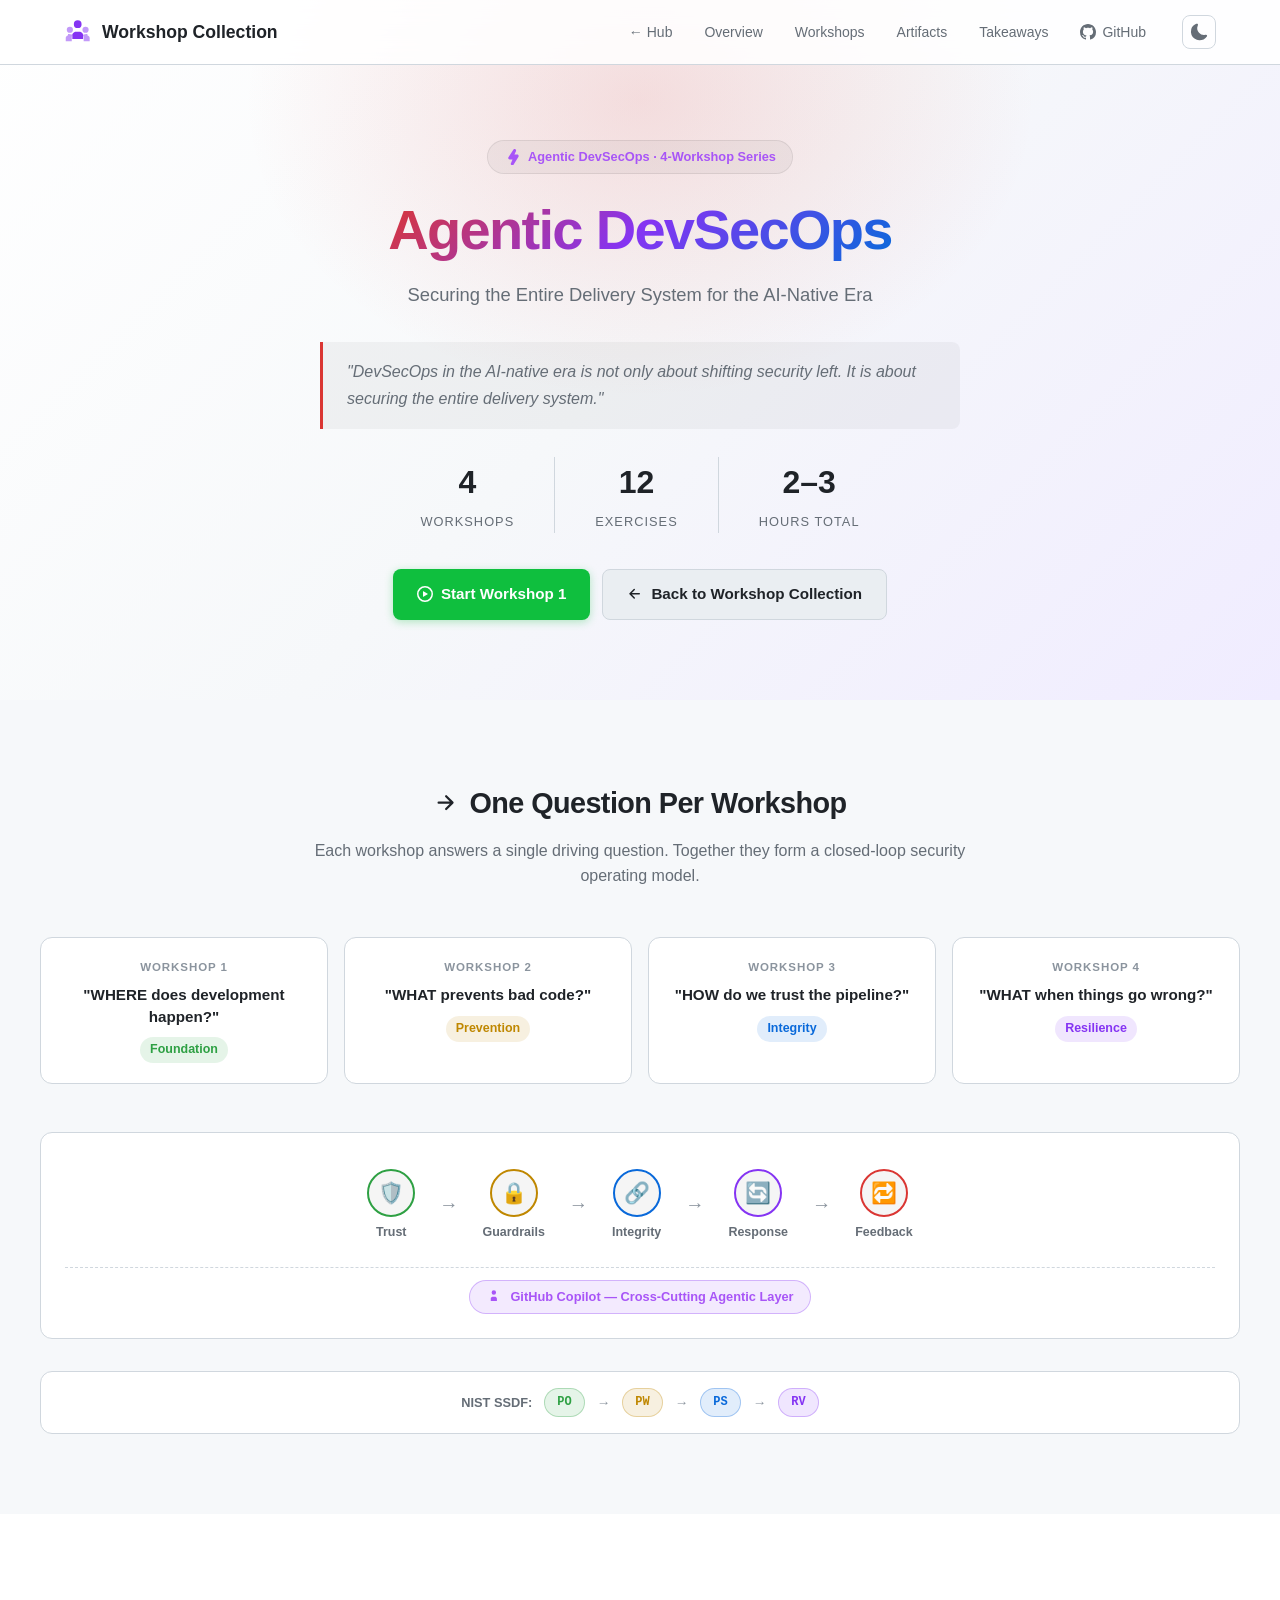
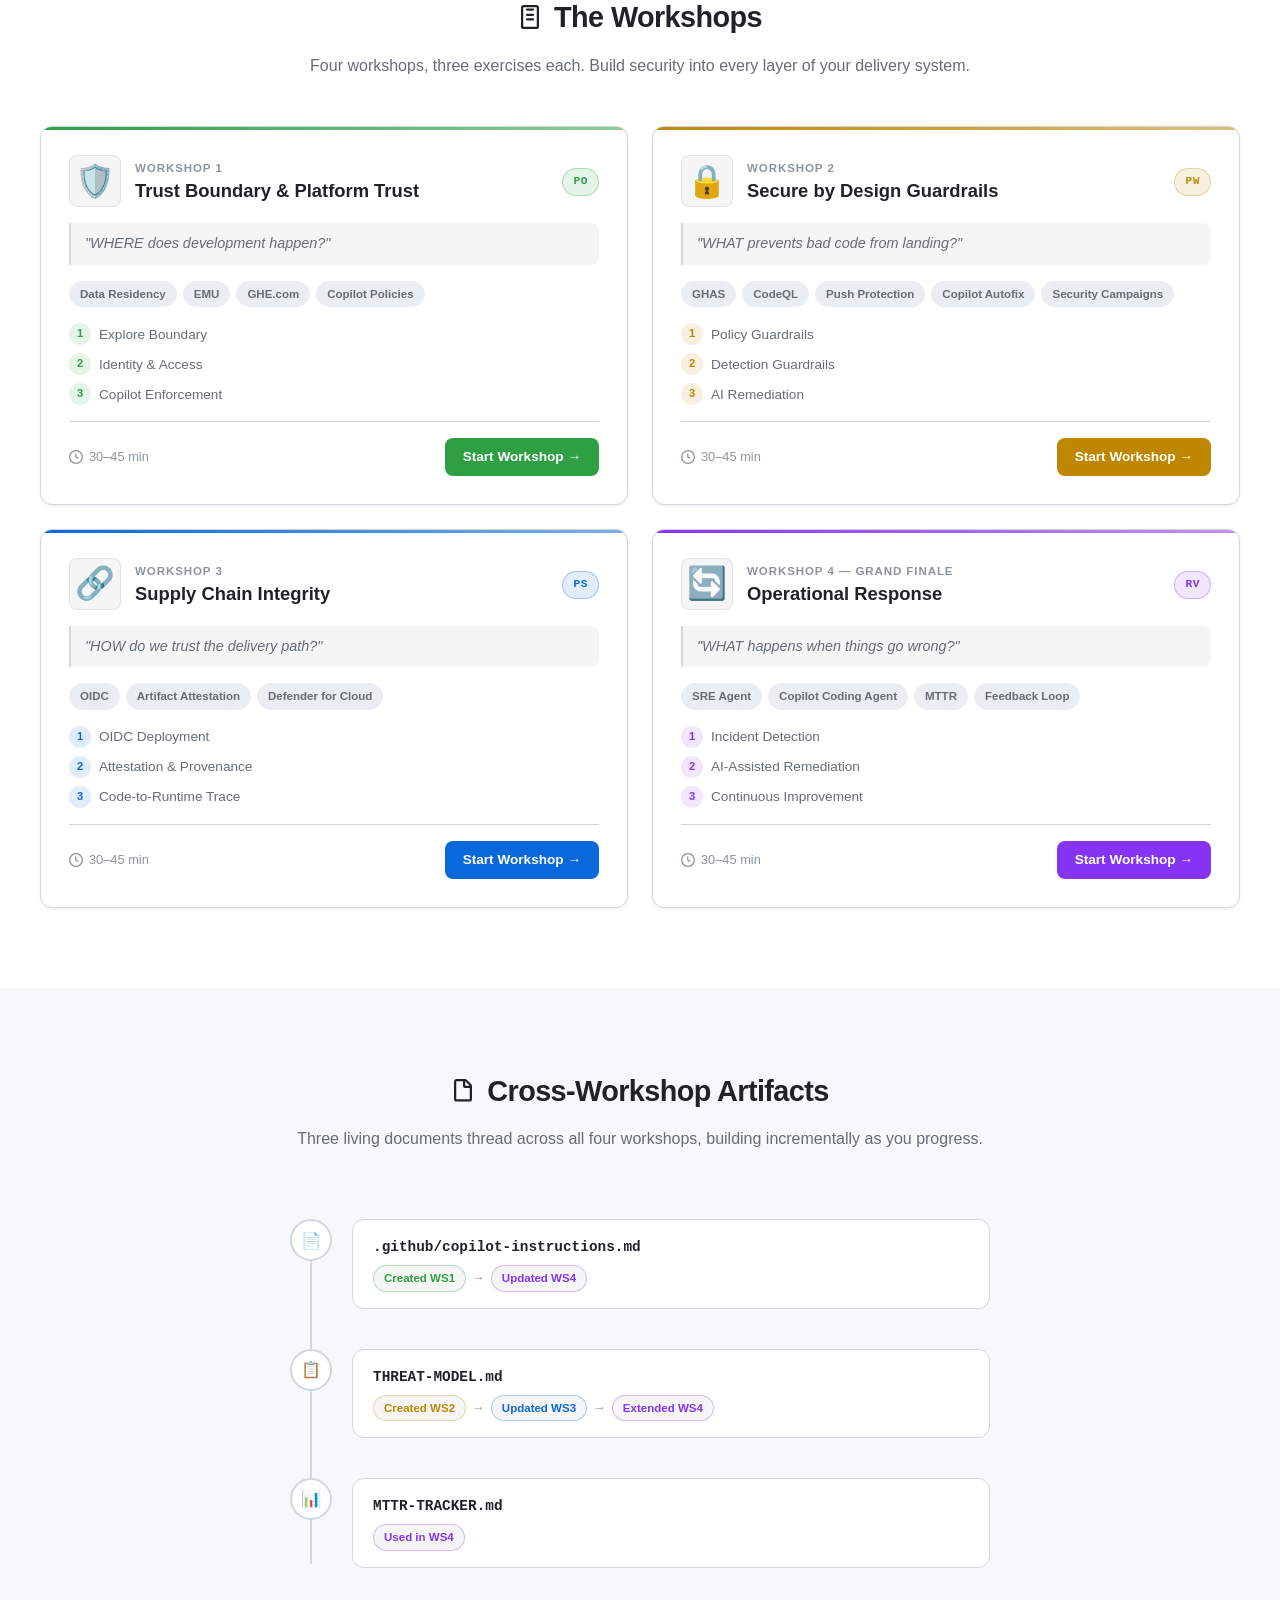
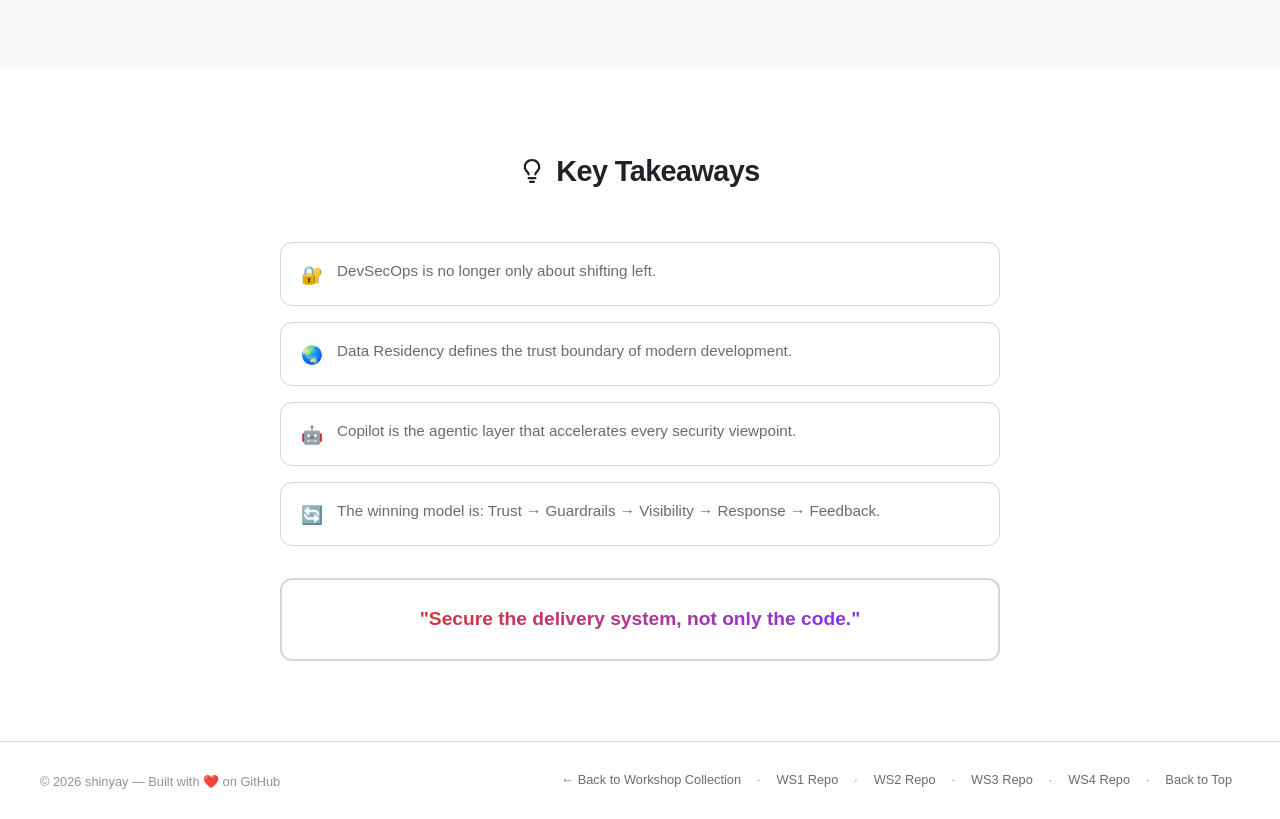
<file: agentic-devsecops.html>
<!DOCTYPE html>
<html lang="en" data-theme="dark">
<head>
  <meta charset="UTF-8">
  <meta name="viewport" content="width=device-width, initial-scale=1.0">
  <title>Agentic DevSecOps Series — Workshop Collection by shinyay</title>
  <meta name="description" content="A 4-workshop series covering Trust Boundary, Secure by Design, Supply Chain Integrity, and Operational Response — DevSecOps for the AI-native era.">
  <meta property="og:title" content="Agentic DevSecOps Series">
  <meta property="og:description" content="Securing the Entire Delivery System for the AI-Native Era — 4 workshops, 12 exercises, NIST SSDF aligned.">
  <meta property="og:type" content="website">
  <meta property="og:url" content="https://shinyay.github.io/awesome-shinyay-workshop/agentic-devsecops">
  <link rel="icon" href="assets/favicon.svg" type="image/svg+xml">
  <link rel="stylesheet" href="css/public.css">
  <link rel="stylesheet" href="css/devsecops.css">
</head>
<body>

  <!-- Navigation -->
  <header class="site-header" id="site-header">
    <nav class="nav-container">
      <a href="index.html" class="nav-logo" aria-label="Home">
        <svg class="nav-logo-icon" viewBox="0 0 24 24" width="28" height="28" fill="currentColor">
          <path d="M9.585 11.692h4.328s2.432.942 2.432 2.568V18H7.153v-3.74s0-1.626 2.432-2.568zM11.749 2.008a3.32 3.32 0 1 0 0 6.64 3.32 3.32 0 0 0 0-6.64z"/>
          <path opacity="0.5" d="M5.033 7.397a2.643 2.643 0 1 0 0 5.287 2.643 2.643 0 0 0 0-5.287zM18.467 7.397a2.643 2.643 0 1 0 0 5.287 2.643 2.643 0 0 0 0-5.287z"/>
          <path opacity="0.5" d="M3.438 14.737C1.619 15.48 1.5 16.9 1.5 16.9V20h5.153v-3.583c0-.607.26-1.357.808-1.981a5.208 5.208 0 0 0-.885-.388 7.413 7.413 0 0 0-3.138-.31zM20.062 14.737c1.82.743 1.938 2.163 1.938 2.163V20h-5.153v-3.583c0-.607-.26-1.357-.808-1.981.275-.164.568-.293.885-.388a7.413 7.413 0 0 1 3.138-.31z"/>
        </svg>
        <span class="nav-title">Workshop Collection</span>
      </a>
      <div class="nav-links">
        <a href="index.html" class="nav-link">← Hub</a>
        <a href="#overview" class="nav-link">Overview</a>
        <a href="#workshops" class="nav-link">Workshops</a>
        <a href="#artifacts" class="nav-link">Artifacts</a>
        <a href="#takeaways" class="nav-link">Takeaways</a>
        <a href="https://github.com/shinyay" class="nav-link nav-link-external" target="_blank" rel="noopener">
          <svg viewBox="0 0 16 16" width="16" height="16" fill="currentColor"><path d="M8 0c4.42 0 8 3.58 8 8a8.013 8.013 0 0 1-5.45 7.59c-.4.08-.55-.17-.55-.38 0-.27.01-1.13.01-2.2 0-.75-.25-1.23-.54-1.48 1.78-.2 3.65-.88 3.65-3.95 0-.88-.31-1.59-.82-2.15.08-.2.36-1.02-.08-2.12 0 0-.67-.22-2.2.82-.64-.18-1.32-.27-2-.27-.68 0-1.36.09-2 .27-1.53-1.03-2.2-.82-2.2-.82-.44 1.1-.16 1.92-.08 2.12-.51.56-.82 1.28-.82 2.15 0 3.06 1.86 3.75 3.64 3.95-.23.2-.44.55-.51 1.07-.46.21-1.61.55-2.33-.66-.15-.24-.6-.83-1.23-.82-.67.01-.27.38.01.53.34.19.73.9.82 1.13.16.45.68 1.31 2.69.94 0 .67.01 1.3.01 1.49 0 .21-.15.45-.55.38A7.995 7.995 0 0 1 0 8c0-4.42 3.58-8 8-8Z"/></svg>
          GitHub
        </a>
      </div>
      <button class="theme-toggle" id="theme-toggle" aria-label="Toggle theme">
        <svg class="theme-icon-dark" viewBox="0 0 24 24" width="20" height="20" fill="currentColor"><path d="M12 3a1 1 0 0 1 1-1h.01a1 1 0 0 1 0 2H13a1 1 0 0 1-1-1zM5.64 5.64a1 1 0 0 1 1.41 0l.01.01a1 1 0 1 1-1.41 1.41l-.01-.01a1 1 0 0 1 0-1.41zM3 12a1 1 0 0 1-1-1v-.01a1 1 0 1 1 2 0V11a1 1 0 0 1-1 1zm2.64 6.36a1 1 0 0 1 0-1.41l.01-.01a1 1 0 1 1 1.41 1.41l-.01.01a1 1 0 0 1-1.41 0zM12 21a1 1 0 0 1-1 1h-.01a1 1 0 0 1 0-2H11a1 1 0 0 1 1 1zm6.36-2.64a1 1 0 0 1-1.41 0l-.01-.01a1 1 0 1 1 1.41-1.41l.01.01a1 1 0 0 1 0 1.41zM21 12a1 1 0 0 1 1 1v.01a1 1 0 0 1-2 0V13a1 1 0 0 1 1-1zm-2.64-6.36a1 1 0 0 1 0 1.41l-.01.01a1 1 0 1 1-1.41-1.41l.01-.01a1 1 0 0 1 1.41 0zM12 7a5 5 0 1 0 0 10 5 5 0 0 0 0-10z"/></svg>
        <svg class="theme-icon-light" viewBox="0 0 24 24" width="20" height="20" fill="currentColor"><path d="M21.53 15.93c-.16-.27-.61-.69-1.73-.49a8.46 8.46 0 0 1-1.88.13 8.409 8.409 0 0 1-5.91-2.82 8.068 8.068 0 0 1-1.44-8.66c.44-1.01.13-1.54-.09-1.76s-.77-.55-1.83-.11a10.318 10.318 0 0 0-6.32 10.21 10.475 10.475 0 0 0 7.04 8.99 10 10 0 0 0 2.89.55c.16.01.32.02.48.02a10.5 10.5 0 0 0 8.47-4.27c.67-.93.49-1.519.32-1.79z"/></svg>
      </button>
      <button class="nav-hamburger" id="nav-hamburger" aria-label="Toggle menu">
        <span></span><span></span><span></span>
      </button>
    </nav>
  </header>

  <!-- Hero Section -->
  <section class="dso-hero" id="hero">
    <div class="hero-bg-glow"></div>
    <div class="hero-content">
      <div class="hero-badge">
        <svg viewBox="0 0 16 16" width="16" height="16" fill="currentColor"><path d="M9.504.43a1.516 1.516 0 0 1 2.437 1.713L10.415 5.5h2.835c1.112 0 1.801 1.198 1.235 2.148L9.38 15.963a1.516 1.516 0 0 1-2.437-1.713L8.502 10.5H5.667c-1.112 0-1.801-1.198-1.235-2.148L9.504.43Z"/></svg>
        Agentic DevSecOps · 4-Workshop Series
      </div>
      <h1 class="hero-title">
        <span class="dso-hero-title-gradient">Agentic DevSecOps</span>
      </h1>
      <p class="hero-tagline">
        Securing the Entire Delivery System for the AI-Native Era
      </p>
      <blockquote class="dso-hero-quote">
        "DevSecOps in the AI-native era is not only about shifting security left. It is about securing the entire delivery system."
      </blockquote>
      <div class="hero-stats">
        <div class="hero-stat">
          <span class="hero-stat-number">4</span>
          <span class="hero-stat-label">Workshops</span>
        </div>
        <div class="hero-stat-divider"></div>
        <div class="hero-stat">
          <span class="hero-stat-number">12</span>
          <span class="hero-stat-label">Exercises</span>
        </div>
        <div class="hero-stat-divider"></div>
        <div class="hero-stat">
          <span class="hero-stat-number">2–3</span>
          <span class="hero-stat-label">Hours Total</span>
        </div>
      </div>
      <div class="hero-actions">
        <a href="https://shinyay.github.io/agentic-devsecops-trust-boundry/" target="_blank" rel="noopener" class="btn-primary">
          <svg viewBox="0 0 16 16" width="16" height="16" fill="currentColor"><path d="M8 0a8 8 0 1 1 0 16A8 8 0 0 1 8 0ZM1.5 8a6.5 6.5 0 1 0 13 0 6.5 6.5 0 0 0-13 0Zm4.879-2.773 4.264 2.559a.25.25 0 0 1 0 .428l-4.264 2.559A.25.25 0 0 1 6 10.559V5.442a.25.25 0 0 1 .379-.215Z"/></svg>
          Start Workshop 1
        </a>
        <a href="index.html" class="btn-secondary">
          <svg viewBox="0 0 16 16" width="16" height="16" fill="currentColor"><path d="M7.78 12.53a.75.75 0 0 1-1.06 0L2.47 8.28a.75.75 0 0 1 0-1.06l4.25-4.25a.751.751 0 0 1 1.042.018.751.751 0 0 1 .018 1.042L4.81 7h7.44a.75.75 0 0 1 0 1.5H4.81l2.97 2.97a.75.75 0 0 1 0 1.06Z"/></svg>
          Back to Workshop Collection
        </a>
      </div>
    </div>
  </section>

  <!-- Series Overview -->
  <section class="dso-overview" id="overview">
    <div class="dso-overview-container">
      <div class="section-header">
        <h2 class="section-title">
          <svg viewBox="0 0 16 16" width="24" height="24" fill="currentColor"><path d="M8.22 2.97a.75.75 0 0 1 1.06 0l4.25 4.25a.75.75 0 0 1 0 1.06l-4.25 4.25a.751.751 0 0 1-1.042-.018.751.751 0 0 1-.018-1.042l2.97-2.97H3.75a.75.75 0 0 1 0-1.5h7.44L8.22 4.03a.75.75 0 0 1 0-1.06Z"/></svg>
          One Question Per Workshop
        </h2>
        <p class="section-subtitle">Each workshop answers a single driving question. Together they form a closed-loop security operating model.</p>
      </div>

      <!-- Question Framework -->
      <div class="dso-questions">
        <div class="dso-question-card">
          <div class="dso-question-ws">Workshop 1</div>
          <div class="dso-question-text">"WHERE does development happen?"</div>
          <span class="dso-question-label" style="background:rgba(46,160,67,0.12);color:#2ea043;">Foundation</span>
        </div>
        <div class="dso-question-card">
          <div class="dso-question-ws">Workshop 2</div>
          <div class="dso-question-text">"WHAT prevents bad code?"</div>
          <span class="dso-question-label" style="background:rgba(191,135,0,0.12);color:#bf8700;">Prevention</span>
        </div>
        <div class="dso-question-card">
          <div class="dso-question-ws">Workshop 3</div>
          <div class="dso-question-text">"HOW do we trust the pipeline?"</div>
          <span class="dso-question-label" style="background:rgba(9,105,218,0.12);color:#0969da;">Integrity</span>
        </div>
        <div class="dso-question-card">
          <div class="dso-question-ws">Workshop 4</div>
          <div class="dso-question-text">"WHAT when things go wrong?"</div>
          <span class="dso-question-label" style="background:rgba(133,52,243,0.12);color:#8534f3;">Resilience</span>
        </div>
      </div>

      <!-- Visual Flow -->
      <div class="dso-flow">
        <div class="dso-flow-item">
          <div class="dso-flow-icon" style="border-color:#2ea043;color:#2ea043;">🛡️</div>
          <span class="dso-flow-label">Trust</span>
        </div>
        <span class="dso-flow-arrow">→</span>
        <div class="dso-flow-item">
          <div class="dso-flow-icon" style="border-color:#bf8700;color:#bf8700;">🔒</div>
          <span class="dso-flow-label">Guardrails</span>
        </div>
        <span class="dso-flow-arrow">→</span>
        <div class="dso-flow-item">
          <div class="dso-flow-icon" style="border-color:#0969da;color:#0969da;">🔗</div>
          <span class="dso-flow-label">Integrity</span>
        </div>
        <span class="dso-flow-arrow">→</span>
        <div class="dso-flow-item">
          <div class="dso-flow-icon" style="border-color:#8534f3;color:#8534f3;">🔄</div>
          <span class="dso-flow-label">Response</span>
        </div>
        <span class="dso-flow-arrow">→</span>
        <div class="dso-flow-item">
          <div class="dso-flow-icon" style="border-color:#da3633;color:#da3633;">🔁</div>
          <span class="dso-flow-label">Feedback</span>
        </div>
        <div class="dso-flow-copilot">
          <span class="dso-flow-copilot-badge">
            <svg viewBox="0 0 24 24" width="16" height="16" fill="currentColor"><path d="M9.585 11.692h4.328s2.432.942 2.432 2.568V18H7.153v-3.74s0-1.626 2.432-2.568zM11.749 2.008a3.32 3.32 0 1 0 0 6.64 3.32 3.32 0 0 0 0-6.64z"/></svg>
            GitHub Copilot — Cross-Cutting Agentic Layer
          </span>
        </div>
      </div>

      <!-- NIST SSDF Alignment -->
      <div class="dso-nist">
        <span class="dso-nist-label">NIST SSDF:</span>
        <span class="dso-nist-badge nist-po">PO</span>
        <span class="dso-nist-arrow">→</span>
        <span class="dso-nist-badge nist-pw">PW</span>
        <span class="dso-nist-arrow">→</span>
        <span class="dso-nist-badge nist-ps">PS</span>
        <span class="dso-nist-arrow">→</span>
        <span class="dso-nist-badge nist-rv">RV</span>
      </div>
    </div>
  </section>

  <!-- Workshop Cards -->
  <section class="dso-workshops" id="workshops">
    <div class="dso-workshops-container">
      <div class="section-header">
        <h2 class="section-title">
          <svg viewBox="0 0 16 16" width="24" height="24" fill="currentColor"><path d="M2 1.75C2 .784 2.784 0 3.75 0h8.5C13.216 0 14 .784 14 1.75v12.5A1.75 1.75 0 0 1 12.25 16h-8.5A1.75 1.75 0 0 1 2 14.25Zm1.75-.25a.25.25 0 0 0-.25.25v12.5c0 .138.112.25.25.25h8.5a.25.25 0 0 0 .25-.25V1.75a.25.25 0 0 0-.25-.25Zm1.5 1.5a.75.75 0 0 1 .75-.75h4a.75.75 0 0 1 0 1.5H6a.75.75 0 0 1-.75-.75ZM5.25 6.5a.75.75 0 0 1 .75-.75h4a.75.75 0 0 1 0 1.5H6a.75.75 0 0 1-.75-.75ZM5.25 9.5a.75.75 0 0 1 .75-.75h4a.75.75 0 0 1 0 1.5H6a.75.75 0 0 1-.75-.75Z"/></svg>
          The Workshops
        </h2>
        <p class="section-subtitle">Four workshops, three exercises each. Build security into every layer of your delivery system.</p>
      </div>

      <div class="dso-card-grid">

        <!-- Card 1 — Trust Boundary -->
        <article class="dso-card">
          <div class="dso-card-accent" style="background:linear-gradient(90deg,#2ea043,#2ea04388)"></div>
          <div class="dso-card-header">
            <div class="dso-card-icon">🛡️</div>
            <div class="dso-card-header-text">
              <div class="dso-card-ws-num">Workshop 1</div>
              <h3 class="dso-card-title">Trust Boundary &amp; Platform Trust</h3>
            </div>
            <div class="dso-card-nist"><span class="nist-badge nist-po">PO</span></div>
          </div>
          <div class="dso-card-question">"WHERE does development happen?"</div>
          <div class="dso-tech-badges">
            <span class="tech-badge">Data Residency</span>
            <span class="tech-badge">EMU</span>
            <span class="tech-badge">GHE.com</span>
            <span class="tech-badge">Copilot Policies</span>
          </div>
          <ol class="dso-exercises">
            <li><span class="dso-exercise-num" style="background:rgba(46,160,67,0.12);color:#2ea043;">1</span> Explore Boundary</li>
            <li><span class="dso-exercise-num" style="background:rgba(46,160,67,0.12);color:#2ea043;">2</span> Identity &amp; Access</li>
            <li><span class="dso-exercise-num" style="background:rgba(46,160,67,0.12);color:#2ea043;">3</span> Copilot Enforcement</li>
          </ol>
          <div class="dso-card-footer">
            <span class="dso-card-duration">
              <svg viewBox="0 0 16 16" width="14" height="14" fill="currentColor"><path d="M8 0a8 8 0 1 1 0 16A8 8 0 0 1 8 0ZM1.5 8a6.5 6.5 0 1 0 13 0 6.5 6.5 0 0 0-13 0Zm7-3.25v2.992l2.028.812a.75.75 0 0 1-.557 1.392l-2.5-1A.751.751 0 0 1 7 8.25v-3.5a.75.75 0 0 1 1.5 0Z"/></svg>
              30–45 min
            </span>
            <a href="https://shinyay.github.io/agentic-devsecops-trust-boundry/" target="_blank" rel="noopener" class="dso-card-btn" style="background:#2ea043;color:#fff;">
              Start Workshop →
            </a>
          </div>
        </article>

        <!-- Card 2 — Secure by Design -->
        <article class="dso-card">
          <div class="dso-card-accent" style="background:linear-gradient(90deg,#bf8700,#bf870088)"></div>
          <div class="dso-card-header">
            <div class="dso-card-icon">🔒</div>
            <div class="dso-card-header-text">
              <div class="dso-card-ws-num">Workshop 2</div>
              <h3 class="dso-card-title">Secure by Design Guardrails</h3>
            </div>
            <div class="dso-card-nist"><span class="nist-badge nist-pw">PW</span></div>
          </div>
          <div class="dso-card-question">"WHAT prevents bad code from landing?"</div>
          <div class="dso-tech-badges">
            <span class="tech-badge">GHAS</span>
            <span class="tech-badge">CodeQL</span>
            <span class="tech-badge">Push Protection</span>
            <span class="tech-badge">Copilot Autofix</span>
            <span class="tech-badge">Security Campaigns</span>
          </div>
          <ol class="dso-exercises">
            <li><span class="dso-exercise-num" style="background:rgba(191,135,0,0.12);color:#bf8700;">1</span> Policy Guardrails</li>
            <li><span class="dso-exercise-num" style="background:rgba(191,135,0,0.12);color:#bf8700;">2</span> Detection Guardrails</li>
            <li><span class="dso-exercise-num" style="background:rgba(191,135,0,0.12);color:#bf8700;">3</span> AI Remediation</li>
          </ol>
          <div class="dso-card-footer">
            <span class="dso-card-duration">
              <svg viewBox="0 0 16 16" width="14" height="14" fill="currentColor"><path d="M8 0a8 8 0 1 1 0 16A8 8 0 0 1 8 0ZM1.5 8a6.5 6.5 0 1 0 13 0 6.5 6.5 0 0 0-13 0Zm7-3.25v2.992l2.028.812a.75.75 0 0 1-.557 1.392l-2.5-1A.751.751 0 0 1 7 8.25v-3.5a.75.75 0 0 1 1.5 0Z"/></svg>
              30–45 min
            </span>
            <a href="https://shinyay.github.io/agentic-devsecops-secure-by-design/" target="_blank" rel="noopener" class="dso-card-btn" style="background:#bf8700;color:#fff;">
              Start Workshop →
            </a>
          </div>
        </article>

        <!-- Card 3 — Supply Chain Integrity -->
        <article class="dso-card">
          <div class="dso-card-accent" style="background:linear-gradient(90deg,#0969da,#0969da88)"></div>
          <div class="dso-card-header">
            <div class="dso-card-icon">🔗</div>
            <div class="dso-card-header-text">
              <div class="dso-card-ws-num">Workshop 3</div>
              <h3 class="dso-card-title">Supply Chain Integrity</h3>
            </div>
            <div class="dso-card-nist"><span class="nist-badge nist-ps">PS</span></div>
          </div>
          <div class="dso-card-question">"HOW do we trust the delivery path?"</div>
          <div class="dso-tech-badges">
            <span class="tech-badge">OIDC</span>
            <span class="tech-badge">Artifact Attestation</span>
            <span class="tech-badge">Defender for Cloud</span>
          </div>
          <ol class="dso-exercises">
            <li><span class="dso-exercise-num" style="background:rgba(9,105,218,0.12);color:#0969da;">1</span> OIDC Deployment</li>
            <li><span class="dso-exercise-num" style="background:rgba(9,105,218,0.12);color:#0969da;">2</span> Attestation &amp; Provenance</li>
            <li><span class="dso-exercise-num" style="background:rgba(9,105,218,0.12);color:#0969da;">3</span> Code-to-Runtime Trace</li>
          </ol>
          <div class="dso-card-footer">
            <span class="dso-card-duration">
              <svg viewBox="0 0 16 16" width="14" height="14" fill="currentColor"><path d="M8 0a8 8 0 1 1 0 16A8 8 0 0 1 8 0ZM1.5 8a6.5 6.5 0 1 0 13 0 6.5 6.5 0 0 0-13 0Zm7-3.25v2.992l2.028.812a.75.75 0 0 1-.557 1.392l-2.5-1A.751.751 0 0 1 7 8.25v-3.5a.75.75 0 0 1 1.5 0Z"/></svg>
              30–45 min
            </span>
            <a href="https://shinyay.github.io/agentic-devsecops-supplychain-integrity/" target="_blank" rel="noopener" class="dso-card-btn" style="background:#0969da;color:#fff;">
              Start Workshop →
            </a>
          </div>
        </article>

        <!-- Card 4 — Operational Response -->
        <article class="dso-card">
          <div class="dso-card-accent" style="background:linear-gradient(90deg,#8534f3,#8534f388)"></div>
          <div class="dso-card-header">
            <div class="dso-card-icon">🔄</div>
            <div class="dso-card-header-text">
              <div class="dso-card-ws-num">Workshop 4 — Grand Finale</div>
              <h3 class="dso-card-title">Operational Response</h3>
            </div>
            <div class="dso-card-nist"><span class="nist-badge nist-rv">RV</span></div>
          </div>
          <div class="dso-card-question">"WHAT happens when things go wrong?"</div>
          <div class="dso-tech-badges">
            <span class="tech-badge">SRE Agent</span>
            <span class="tech-badge">Copilot Coding Agent</span>
            <span class="tech-badge">MTTR</span>
            <span class="tech-badge">Feedback Loop</span>
          </div>
          <ol class="dso-exercises">
            <li><span class="dso-exercise-num" style="background:rgba(133,52,243,0.12);color:#8534f3;">1</span> Incident Detection</li>
            <li><span class="dso-exercise-num" style="background:rgba(133,52,243,0.12);color:#8534f3;">2</span> AI-Assisted Remediation</li>
            <li><span class="dso-exercise-num" style="background:rgba(133,52,243,0.12);color:#8534f3;">3</span> Continuous Improvement</li>
          </ol>
          <div class="dso-card-footer">
            <span class="dso-card-duration">
              <svg viewBox="0 0 16 16" width="14" height="14" fill="currentColor"><path d="M8 0a8 8 0 1 1 0 16A8 8 0 0 1 8 0ZM1.5 8a6.5 6.5 0 1 0 13 0 6.5 6.5 0 0 0-13 0Zm7-3.25v2.992l2.028.812a.75.75 0 0 1-.557 1.392l-2.5-1A.751.751 0 0 1 7 8.25v-3.5a.75.75 0 0 1 1.5 0Z"/></svg>
              30–45 min
            </span>
            <a href="https://shinyay.github.io/agentic-devsecops-operational-response/" target="_blank" rel="noopener" class="dso-card-btn" style="background:#8534f3;color:#fff;">
              Start Workshop →
            </a>
          </div>
        </article>

      </div>
    </div>
  </section>

  <!-- Cross-Workshop Artifacts -->
  <section class="dso-artifacts" id="artifacts">
    <div class="dso-artifacts-container">
      <div class="section-header">
        <h2 class="section-title">
          <svg viewBox="0 0 16 16" width="24" height="24" fill="currentColor"><path d="M3.75 1.5a.25.25 0 0 0-.25.25v11.5c0 .138.112.25.25.25h8.5a.25.25 0 0 0 .25-.25V6H9.75A1.75 1.75 0 0 1 8 4.25V1.5Zm5.75 0v2.75c0 .138.112.25.25.25h2.75L9.5 1.5ZM2 1.75C2 .784 2.784 0 3.75 0h5.586c.464 0 .909.184 1.237.513l2.914 2.914c.329.328.513.773.513 1.237v8.586A1.75 1.75 0 0 1 12.25 15h-8.5A1.75 1.75 0 0 1 2 13.25Z"/></svg>
          Cross-Workshop Artifacts
        </h2>
        <p class="section-subtitle">Three living documents thread across all four workshops, building incrementally as you progress.</p>
      </div>

      <div class="dso-artifact-timeline">
        <div class="dso-artifact-item">
          <div class="dso-artifact-dot">📄</div>
          <div class="dso-artifact-content">
            <div class="dso-artifact-name">.github/copilot-instructions.md</div>
            <div class="dso-artifact-flow">
              <span class="dso-artifact-tag" style="border-color:rgba(46,160,67,0.3);color:#2ea043;">Created WS1</span>
              <span class="dso-artifact-arrow">→</span>
              <span class="dso-artifact-tag" style="border-color:rgba(133,52,243,0.3);color:#8534f3;">Updated WS4</span>
            </div>
          </div>
        </div>
        <div class="dso-artifact-item">
          <div class="dso-artifact-dot">📋</div>
          <div class="dso-artifact-content">
            <div class="dso-artifact-name">THREAT-MODEL.md</div>
            <div class="dso-artifact-flow">
              <span class="dso-artifact-tag" style="border-color:rgba(191,135,0,0.3);color:#bf8700;">Created WS2</span>
              <span class="dso-artifact-arrow">→</span>
              <span class="dso-artifact-tag" style="border-color:rgba(9,105,218,0.3);color:#0969da;">Updated WS3</span>
              <span class="dso-artifact-arrow">→</span>
              <span class="dso-artifact-tag" style="border-color:rgba(133,52,243,0.3);color:#8534f3;">Extended WS4</span>
            </div>
          </div>
        </div>
        <div class="dso-artifact-item">
          <div class="dso-artifact-dot">📊</div>
          <div class="dso-artifact-content">
            <div class="dso-artifact-name">MTTR-TRACKER.md</div>
            <div class="dso-artifact-flow">
              <span class="dso-artifact-tag" style="border-color:rgba(133,52,243,0.3);color:#8534f3;">Used in WS4</span>
            </div>
          </div>
        </div>
      </div>
    </div>
  </section>

  <!-- Key Takeaways -->
  <section class="dso-takeaways" id="takeaways">
    <div class="dso-takeaways-container">
      <div class="section-header">
        <h2 class="section-title">
          <svg viewBox="0 0 16 16" width="24" height="24" fill="currentColor"><path d="M8 1.5c-2.363 0-4 1.69-4 3.75 0 .984.424 1.625.984 2.304l.214.253c.223.264.47.556.673.848.284.411.537.896.621 1.49a.75.75 0 0 1-1.484.211c-.04-.282-.163-.547-.37-.847a8.456 8.456 0 0 0-.542-.68c-.084-.1-.173-.205-.268-.32C3.201 7.75 2.5 6.766 2.5 5.25 2.5 2.31 4.863 0 8 0s5.5 2.31 5.5 5.25c0 1.516-.701 2.5-1.328 3.259-.095.115-.184.22-.268.319-.207.245-.383.453-.541.681-.208.3-.33.565-.37.847a.751.751 0 0 1-1.485-.212c.084-.593.337-1.078.621-1.489.203-.292.45-.584.673-.848.075-.088.147-.173.213-.253.561-.679.985-1.32.985-2.304 0-2.06-1.637-3.75-4-3.75ZM5.75 12h4.5a.75.75 0 0 1 0 1.5h-4.5a.75.75 0 0 1 0-1.5ZM6 15.25a.75.75 0 0 1 .75-.75h2.5a.75.75 0 0 1 0 1.5h-2.5a.75.75 0 0 1-.75-.75Z"/></svg>
          Key Takeaways
        </h2>
      </div>

      <div class="dso-takeaway-list">
        <div class="dso-takeaway">
          <span class="dso-takeaway-icon">🔐</span>
          <span>DevSecOps is no longer only about shifting left.</span>
        </div>
        <div class="dso-takeaway">
          <span class="dso-takeaway-icon">🌏</span>
          <span>Data Residency defines the trust boundary of modern development.</span>
        </div>
        <div class="dso-takeaway">
          <span class="dso-takeaway-icon">🤖</span>
          <span>Copilot is the agentic layer that accelerates every security viewpoint.</span>
        </div>
        <div class="dso-takeaway">
          <span class="dso-takeaway-icon">🔄</span>
          <span>The winning model is: Trust → Guardrails → Visibility → Response → Feedback.</span>
        </div>
      </div>

      <div class="dso-takeaway-closing">
        <span class="dso-takeaway-closing-gradient">"Secure the delivery system, not only the code."</span>
      </div>
    </div>
  </section>

  <!-- Footer -->
  <footer class="site-footer">
    <div class="footer-container">
      <div class="footer-left">
        <span class="footer-text">© 2026 shinyay — Built with ❤️ on GitHub</span>
      </div>
      <div class="footer-right">
        <a href="index.html" class="footer-link">← Back to Workshop Collection</a>
        <span class="footer-divider">·</span>
        <a href="https://github.com/shinyay/agentic-devsecops-trust-boundry" target="_blank" rel="noopener" class="footer-link">WS1 Repo</a>
        <span class="footer-divider">·</span>
        <a href="https://github.com/shinyay/agentic-devsecops-secure-by-design" target="_blank" rel="noopener" class="footer-link">WS2 Repo</a>
        <span class="footer-divider">·</span>
        <a href="https://github.com/shinyay/agentic-devsecops-supplychain-integrity" target="_blank" rel="noopener" class="footer-link">WS3 Repo</a>
        <span class="footer-divider">·</span>
        <a href="https://github.com/shinyay/agentic-devsecops-operational-response" target="_blank" rel="noopener" class="footer-link">WS4 Repo</a>
        <span class="footer-divider">·</span>
        <a href="#hero" class="footer-link">Back to Top</a>
      </div>
    </div>
  </footer>

  <!-- Back to Top Button -->
  <button class="back-to-top" id="back-to-top" aria-label="Back to top" hidden>
    <svg viewBox="0 0 16 16" width="16" height="16" fill="currentColor"><path d="M3.22 9.78a.749.749 0 0 1 0-1.06l4.25-4.25a.749.749 0 0 1 1.06 0l4.25 4.25a.749.749 0 1 1-1.06 1.06L8 6.06 4.28 9.78a.749.749 0 0 1-1.06 0Z"/></svg>
  </button>

  <script>
    // Theme toggle & navigation — standalone (matches public.js behavior)
    (function() {
      // Theme
      const saved = localStorage.getItem('theme');
      const prefersDark = window.matchMedia('(prefers-color-scheme: dark)').matches;
      document.documentElement.setAttribute('data-theme', saved || (prefersDark ? 'dark' : 'light'));
      window.matchMedia('(prefers-color-scheme: dark)').addEventListener('change', (e) => {
        if (!localStorage.getItem('theme'))
          document.documentElement.setAttribute('data-theme', e.matches ? 'dark' : 'light');
      });

      document.addEventListener('DOMContentLoaded', () => {
        // Theme toggle
        document.getElementById('theme-toggle').addEventListener('click', () => {
          const next = document.documentElement.getAttribute('data-theme') === 'dark' ? 'light' : 'dark';
          document.documentElement.setAttribute('data-theme', next);
          localStorage.setItem('theme', next);
        });

        // Hamburger menu
        const hamburger = document.getElementById('nav-hamburger');
        hamburger.addEventListener('click', () => {
          hamburger.classList.toggle('active');
          document.querySelector('.nav-links').classList.toggle('open');
        });
        document.querySelectorAll('.nav-link').forEach(link => {
          link.addEventListener('click', () => {
            hamburger.classList.remove('active');
            document.querySelector('.nav-links').classList.remove('open');
          });
        });

        // Back to top
        const backToTop = document.getElementById('back-to-top');
        backToTop.addEventListener('click', () => window.scrollTo({ top: 0, behavior: 'smooth' }));
        let ticking = false;
        window.addEventListener('scroll', () => {
          if (!ticking) {
            window.requestAnimationFrame(() => {
              if (window.scrollY > 600) {
                backToTop.hidden = false;
                requestAnimationFrame(() => backToTop.classList.add('show'));
              } else {
                backToTop.classList.remove('show');
                setTimeout(() => { if (!backToTop.classList.contains('show')) backToTop.hidden = true; }, 300);
              }
              ticking = false;
            });
            ticking = true;
          }
        });
      });
    })();
  </script>
</body>
</html>
</file>
<file: css/public.css>
/* ============================================
   Public Workshop Hub — Showcase Styles
   GitHub-branded, dark/light theme
   ============================================ */

/* --- Theme Variables --- */
:root {
  --color-primary: #0FBF3E;
  --color-primary-dark: #08872B;
  --color-copilot: #8534F3;
  --color-copilot-light: #a855f7;
  --font-sans: -apple-system, BlinkMacSystemFont, 'Segoe UI', 'Noto Sans', Helvetica, Arial, sans-serif;
  --font-mono: ui-monospace, SFMono-Regular, 'SF Mono', Menlo, Consolas, 'Liberation Mono', monospace;
  --transition-fast: 150ms cubic-bezier(0.4, 0, 0.2, 1);
  --transition-medium: 300ms cubic-bezier(0.4, 0, 0.2, 1);
  --border-radius: 12px;
  --border-radius-sm: 8px;
  --border-radius-pill: 100px;
  --shadow-sm: 0 1px 2px rgba(0,0,0,0.05);
  --shadow-md: 0 4px 12px rgba(0,0,0,0.1);
  --shadow-lg: 0 8px 30px rgba(0,0,0,0.12);
  --max-width: 1200px;
}

[data-theme="dark"] {
  --bg-primary: #0d1117;
  --bg-secondary: #161b22;
  --bg-tertiary: #21262d;
  --bg-card: #161b22;
  --bg-card-hover: #1c2129;
  --border-color: #30363d;
  --border-color-light: #21262d;
  --text-primary: #e6edf3;
  --text-secondary: #8b949e;
  --text-tertiary: #6e7681;
  --text-link: #58a6ff;
  --glow-color: rgba(139,92,246,0.15);
  --badge-bg: rgba(255,255,255,0.08);
  --badge-border: rgba(255,255,255,0.1);
  --hero-gradient: linear-gradient(135deg, #0d1117 0%, #161b22 50%, #1a1040 100%);
  --card-shadow: 0 2px 8px rgba(0,0,0,0.3);
  --card-shadow-hover: 0 8px 30px rgba(0,0,0,0.4);
}

[data-theme="light"] {
  --bg-primary: #ffffff;
  --bg-secondary: #f6f8fa;
  --bg-tertiary: #eaeef2;
  --bg-card: #ffffff;
  --bg-card-hover: #f6f8fa;
  --border-color: #d0d7de;
  --border-color-light: #eaeef2;
  --text-primary: #1f2328;
  --text-secondary: #656d76;
  --text-tertiary: #8b949e;
  --text-link: #0969da;
  --glow-color: rgba(139,92,246,0.08);
  --badge-bg: rgba(0,0,0,0.04);
  --badge-border: rgba(0,0,0,0.08);
  --hero-gradient: linear-gradient(135deg, #ffffff 0%, #f6f8fa 50%, #f0ecff 100%);
  --card-shadow: 0 1px 3px rgba(0,0,0,0.08);
  --card-shadow-hover: 0 8px 24px rgba(0,0,0,0.12);
}

/* --- Reset & Base --- */
*, *::before, *::after { box-sizing: border-box; margin: 0; padding: 0; }
html { scroll-behavior: smooth; scroll-padding-top: 80px; }
body {
  font-family: var(--font-sans);
  background: var(--bg-primary);
  color: var(--text-primary);
  line-height: 1.6;
  -webkit-font-smoothing: antialiased;
  transition: background var(--transition-medium), color var(--transition-medium);
}

a { color: var(--text-link); text-decoration: none; transition: color var(--transition-fast); }
a:hover { text-decoration: underline; }

/* --- Navigation --- */
.site-header {
  position: fixed; top: 0; left: 0; right: 0; z-index: 100;
  background: var(--bg-primary);
  border-bottom: 1px solid var(--border-color);
  backdrop-filter: blur(12px);
  background: rgba(13,17,23,0.8);
}
[data-theme="light"] .site-header {
  background: rgba(255,255,255,0.85);
}
.nav-container {
  max-width: var(--max-width);
  margin: 0 auto;
  padding: 0 24px;
  height: 64px;
  display: flex;
  align-items: center;
  gap: 24px;
}
.nav-logo {
  display: flex; align-items: center; gap: 10px;
  color: var(--text-primary); text-decoration: none; font-weight: 700; font-size: 1.1rem;
}
.nav-logo:hover { text-decoration: none; }
.nav-logo-icon { color: var(--color-copilot); }
.nav-links { display: flex; align-items: center; gap: 8px; margin-left: auto; }
.nav-link {
  color: var(--text-secondary); text-decoration: none; font-size: 0.875rem; font-weight: 500;
  padding: 6px 12px; border-radius: var(--border-radius-sm);
  transition: color var(--transition-fast), background var(--transition-fast);
}
.nav-link:hover { color: var(--text-primary); background: var(--bg-tertiary); text-decoration: none; }
.nav-link-external { display: flex; align-items: center; gap: 6px; }

.theme-toggle {
  background: none; border: 1px solid var(--border-color); border-radius: var(--border-radius-sm);
  cursor: pointer; padding: 6px; display: flex; align-items: center; color: var(--text-secondary);
  transition: color var(--transition-fast), border-color var(--transition-fast);
}
.theme-toggle:hover { color: var(--text-primary); border-color: var(--text-secondary); }
[data-theme="dark"] .theme-icon-light { display: none; }
[data-theme="light"] .theme-icon-dark { display: none; }

/* Hamburger (mobile) */
.nav-hamburger {
  display: none; background: none; border: none; cursor: pointer; padding: 4px;
  flex-direction: column; gap: 5px;
}
.nav-hamburger span {
  display: block; width: 22px; height: 2px; background: var(--text-secondary);
  border-radius: 2px; transition: transform var(--transition-fast), opacity var(--transition-fast);
}
.nav-hamburger.active span:nth-child(1) { transform: translateY(7px) rotate(45deg); }
.nav-hamburger.active span:nth-child(2) { opacity: 0; }
.nav-hamburger.active span:nth-child(3) { transform: translateY(-7px) rotate(-45deg); }

/* --- Hero Section --- */
.hero {
  position: relative;
  padding: 140px 24px 80px;
  text-align: center;
  background: var(--hero-gradient);
  overflow: hidden;
}
.hero-bg-glow {
  position: absolute; top: -200px; left: 50%; transform: translateX(-50%);
  width: 800px; height: 600px;
  background: radial-gradient(ellipse, var(--glow-color) 0%, transparent 70%);
  pointer-events: none;
}
.hero-content { position: relative; z-index: 1; max-width: 800px; margin: 0 auto; }
.hero-badge {
  display: inline-flex; align-items: center; gap: 8px;
  padding: 6px 16px; border-radius: var(--border-radius-pill);
  background: var(--badge-bg); border: 1px solid var(--badge-border);
  font-size: 0.8rem; font-weight: 600; color: var(--color-copilot-light);
  margin-bottom: 24px;
}
.hero-badge svg { width: 16px; height: 16px; }
.hero-title {
  font-size: clamp(2rem, 5vw, 3.5rem);
  font-weight: 800; line-height: 1.15;
  letter-spacing: -0.03em;
  margin-bottom: 16px;
}
.hero-title-gradient {
  background: linear-gradient(135deg, var(--color-copilot) 0%, var(--color-primary) 100%);
  -webkit-background-clip: text; -webkit-text-fill-color: transparent;
  background-clip: text;
}
.hero-tagline {
  font-size: 1.15rem; color: var(--text-secondary);
  max-width: 600px; margin: 0 auto 32px; line-height: 1.7;
}
.hero-stats {
  display: flex; justify-content: center; gap: 40px;
  margin-bottom: 36px;
}
.hero-stat { text-align: center; }
.hero-stat-number {
  display: block; font-size: 2rem; font-weight: 800;
  color: var(--text-primary);
  font-variant-numeric: tabular-nums;
}
.hero-stat-label { font-size: 0.8rem; color: var(--text-secondary); text-transform: uppercase; letter-spacing: 0.08em; }
.hero-stat-divider { width: 1px; background: var(--border-color); }

.hero-actions { display: flex; justify-content: center; gap: 12px; flex-wrap: wrap; }
.btn-primary, .btn-secondary {
  display: inline-flex; align-items: center; gap: 8px;
  padding: 12px 24px; border-radius: var(--border-radius-sm);
  font-weight: 600; font-size: 0.95rem; text-decoration: none;
  transition: all var(--transition-fast);
}
.btn-primary {
  background: var(--color-primary); color: #fff;
  box-shadow: 0 2px 8px rgba(15,191,62,0.3);
}
.btn-primary:hover { background: var(--color-primary-dark); text-decoration: none; transform: translateY(-1px); }
.btn-secondary {
  background: var(--bg-tertiary); color: var(--text-primary);
  border: 1px solid var(--border-color);
}
.btn-secondary:hover { background: var(--bg-card-hover); text-decoration: none; border-color: var(--text-secondary); }

/* --- Section Titles --- */
.section-header {
  text-align: center;
  max-width: 700px;
  margin: 0 auto 48px;
}
.section-title {
  font-size: 1.8rem; font-weight: 800; letter-spacing: -0.02em;
  margin-bottom: 12px;
  display: flex; align-items: center; justify-content: center; gap: 12px;
}
.section-subtitle {
  font-size: 1rem; color: var(--text-secondary); line-height: 1.6;
}

/* --- Workshop Showcase --- */
.showcase-section {
  padding: 80px 24px;
  background: var(--bg-secondary);
}
.showcase-container {
  max-width: var(--max-width);
  margin: 0 auto;
}
.showcase-grid {
  display: flex;
  flex-direction: column;
  gap: 24px;
}

/* --- Workshop Card (Showcase) --- */
.workshop-card {
  background: var(--bg-card);
  border: 1px solid var(--border-color);
  border-radius: var(--border-radius);
  padding: 32px;
  display: grid;
  grid-template-columns: 1fr 280px;
  gap: 32px;
  box-shadow: var(--card-shadow);
  transition: box-shadow var(--transition-medium), border-color var(--transition-medium), transform var(--transition-medium);
  opacity: 0;
  transform: translateY(20px);
}
.workshop-card.visible {
  opacity: 1;
  transform: translateY(0);
  transition: opacity 0.5s ease, transform 0.5s ease, box-shadow var(--transition-medium), border-color var(--transition-medium);
}
.workshop-card:hover {
  box-shadow: var(--card-shadow-hover);
  border-color: var(--text-tertiary);
}
.workshop-card-accent {
  position: absolute; top: 0; left: 0; right: 0; height: 3px; border-radius: var(--border-radius) var(--border-radius) 0 0;
}

.card-body { display: flex; flex-direction: column; gap: 16px; }
.card-icon-title {
  display: flex; align-items: center; gap: 16px;
}
.card-icon {
  font-size: 2.5rem; line-height: 1;
  width: 56px; height: 56px;
  display: flex; align-items: center; justify-content: center;
  border-radius: var(--border-radius-sm);
  background: var(--badge-bg); border: 1px solid var(--badge-border);
  flex-shrink: 0;
}
.card-titles { flex: 1; }
.card-title {
  font-size: 1.35rem; font-weight: 700; line-height: 1.3;
  color: var(--text-primary); margin-bottom: 2px;
}
.card-subtitle { font-size: 0.85rem; color: var(--text-secondary); font-weight: 500; }

.card-description {
  font-size: 0.95rem; color: var(--text-secondary); line-height: 1.7;
}

.card-badges {
  display: flex; flex-wrap: wrap; gap: 8px;
}
.badge {
  display: inline-flex; align-items: center; gap: 5px;
  padding: 4px 12px; border-radius: var(--border-radius-pill);
  font-size: 0.75rem; font-weight: 600;
  background: var(--badge-bg); border: 1px solid var(--badge-border);
  color: var(--text-secondary);
}
.badge svg { width: 12px; height: 12px; flex-shrink: 0; }
.badge-difficulty { color: var(--color-copilot-light); }
.badge-lang .lang-dot {
  width: 8px; height: 8px; border-radius: 50%; display: inline-block; flex-shrink: 0;
}

.card-skills {
  display: flex; flex-wrap: wrap; gap: 6px;
}
.skill-tag {
  padding: 3px 10px; border-radius: var(--border-radius-pill);
  font-size: 0.72rem; font-weight: 500;
  background: var(--bg-tertiary); color: var(--text-secondary);
  border: 1px solid var(--border-color-light);
}

/* Card Sidebar (right column) */
.card-sidebar {
  display: flex; flex-direction: column; gap: 16px;
  padding-left: 32px;
  border-left: 1px solid var(--border-color);
}
.card-highlights { list-style: none; display: flex; flex-direction: column; gap: 10px; }
.card-highlights li {
  display: flex; align-items: flex-start; gap: 8px;
  font-size: 0.85rem; color: var(--text-secondary); line-height: 1.5;
}
.card-highlights li svg {
  color: var(--color-primary); flex-shrink: 0; margin-top: 3px;
}

.card-actions {
  display: flex; flex-direction: column; gap: 8px; margin-top: auto;
}
.card-btn {
  display: flex; align-items: center; justify-content: center; gap: 8px;
  padding: 10px 20px; border-radius: var(--border-radius-sm);
  font-weight: 600; font-size: 0.875rem; text-decoration: none;
  transition: all var(--transition-fast); text-align: center;
}
.card-btn:hover { text-decoration: none; }
.card-btn-primary {
  background: var(--color-primary); color: #fff;
  box-shadow: 0 2px 8px rgba(15,191,62,0.25);
}
.card-btn-primary:hover { background: var(--color-primary-dark); transform: translateY(-1px); }
.card-btn-secondary {
  background: var(--bg-tertiary); color: var(--text-primary);
  border: 1px solid var(--border-color);
}
.card-btn-secondary:hover { background: var(--bg-card-hover); border-color: var(--text-secondary); }

/* --- Learning Paths --- */
.paths-section {
  padding: 80px 24px;
  background: var(--bg-primary);
}
.paths-container { max-width: var(--max-width); margin: 0 auto; }
.paths-grid {
  display: grid;
  grid-template-columns: repeat(auto-fit, minmax(280px, 1fr));
  gap: 20px;
}
.path-card {
  background: var(--bg-card);
  border: 1px solid var(--border-color);
  border-radius: var(--border-radius);
  padding: 24px;
  transition: box-shadow var(--transition-medium), border-color var(--transition-medium);
}
.path-card:hover { box-shadow: var(--card-shadow-hover); border-color: var(--text-tertiary); }
.path-icon { font-size: 1.8rem; margin-bottom: 12px; }
.path-title { font-size: 1.05rem; font-weight: 700; margin-bottom: 6px; }
.path-desc { font-size: 0.85rem; color: var(--text-secondary); line-height: 1.6; margin-bottom: 16px; }
.path-workshops { display: flex; flex-direction: column; gap: 6px; }
.path-workshop-link {
  display: flex; align-items: center; gap: 8px;
  font-size: 0.82rem; color: var(--text-link); text-decoration: none;
  padding: 4px 8px; border-radius: 6px;
  transition: background var(--transition-fast);
}
.path-workshop-link:hover { background: var(--bg-tertiary); text-decoration: none; }
.path-workshop-link .path-num {
  display: inline-flex; align-items: center; justify-content: center;
  width: 20px; height: 20px; border-radius: 50%;
  background: var(--badge-bg); border: 1px solid var(--badge-border);
  font-size: 0.7rem; font-weight: 700; color: var(--text-secondary);
  flex-shrink: 0;
}
.path-duration {
  display: inline-flex; align-items: center; gap: 4px;
  font-size: 0.75rem; color: var(--text-tertiary); margin-top: 12px;
}

/* --- About Section --- */
.about-section {
  padding: 80px 24px;
  background: var(--bg-secondary);
  border-top: 1px solid var(--border-color);
}
.about-container { max-width: var(--max-width); margin: 0 auto; }
.about-content { display: flex; align-items: center; gap: 24px; }
.about-avatar {
  width: 80px; height: 80px; border-radius: 50%;
  border: 3px solid var(--border-color); flex-shrink: 0;
}
.about-text { flex: 1; }
.about-name { font-size: 1.1rem; font-weight: 700; margin-bottom: 4px; }
.about-handle { color: var(--text-secondary); font-weight: 400; font-size: 0.9rem; }
.about-bio { font-size: 0.9rem; color: var(--text-secondary); line-height: 1.6; margin-bottom: 12px; }
.about-links { display: flex; flex-wrap: wrap; gap: 12px; }
.about-link {
  display: inline-flex; align-items: center; gap: 6px;
  font-size: 0.85rem; color: var(--text-secondary);
  padding: 4px 10px; border-radius: 6px; border: 1px solid var(--border-color);
  transition: all var(--transition-fast); text-decoration: none;
}
.about-link:hover { color: var(--text-primary); border-color: var(--text-secondary); text-decoration: none; }

/* --- Footer --- */
.site-footer {
  border-top: 1px solid var(--border-color);
  padding: 24px;
  background: var(--bg-primary);
}
.footer-container {
  max-width: var(--max-width); margin: 0 auto;
  display: flex; justify-content: space-between; align-items: center; flex-wrap: wrap; gap: 12px;
}
.footer-text { font-size: 0.8rem; color: var(--text-tertiary); }
.footer-right { display: flex; align-items: center; gap: 8px; }
.footer-link {
  font-size: 0.8rem; color: var(--text-secondary); text-decoration: none;
  padding: 4px 8px; border-radius: 6px;
  transition: color var(--transition-fast), background var(--transition-fast);
}
.footer-link:hover { color: var(--text-primary); background: var(--bg-tertiary); text-decoration: none; }
.footer-divider { color: var(--text-tertiary); font-size: 0.75rem; }

/* --- Back to Top --- */
.back-to-top {
  position: fixed; bottom: 24px; right: 24px; z-index: 50;
  width: 40px; height: 40px; border-radius: 50%;
  background: var(--bg-card); border: 1px solid var(--border-color);
  color: var(--text-secondary); cursor: pointer;
  display: flex; align-items: center; justify-content: center;
  box-shadow: var(--shadow-md);
  opacity: 0; transform: translateY(10px);
  transition: opacity var(--transition-medium), transform var(--transition-medium), color var(--transition-fast), border-color var(--transition-fast);
}
.back-to-top.show { opacity: 1; transform: translateY(0); }
.back-to-top:hover { color: var(--text-primary); border-color: var(--text-secondary); }

/* --- Responsive --- */
@media (max-width: 768px) {
  .nav-links { display: none; }
  .nav-links.open {
    display: flex; flex-direction: column;
    position: absolute; top: 64px; left: 0; right: 0;
    background: var(--bg-primary); border-bottom: 1px solid var(--border-color);
    padding: 12px 24px; gap: 4px;
  }
  .nav-hamburger { display: flex; }

  .hero { padding: 120px 20px 60px; }
  .hero-title { font-size: 2rem; }
  .hero-stats { gap: 24px; }
  .hero-stat-number { font-size: 1.6rem; }

  .workshop-card {
    grid-template-columns: 1fr;
    padding: 24px;
  }
  .card-sidebar {
    padding-left: 0; padding-top: 20px;
    border-left: none; border-top: 1px solid var(--border-color);
  }
  .card-actions { flex-direction: row; }
  .card-btn { flex: 1; }

  .paths-grid { grid-template-columns: 1fr; }

  .about-content { flex-direction: column; text-align: center; }
  .about-links { justify-content: center; }
}

@media (max-width: 480px) {
  .hero-stats { flex-direction: column; gap: 16px; }
  .hero-stat-divider { width: 60px; height: 1px; }
  .hero-actions { flex-direction: column; }
  .card-actions { flex-direction: column; }
}
</file>
<file: css/devsecops.css>
/* ============================================
   Agentic DevSecOps Series — Page-Specific Styles
   Extends public.css
   ============================================ */

/* --- Hero Overrides --- */
.dso-hero {
  position: relative;
  padding: 140px 24px 80px;
  text-align: center;
  background: var(--hero-gradient);
  overflow: hidden;
}
.dso-hero .hero-bg-glow {
  background: radial-gradient(ellipse, rgba(218,54,51,0.15) 0%, transparent 70%);
}
.dso-hero-title-gradient {
  background: linear-gradient(135deg, #da3633 0%, #8534f3 50%, #0969da 100%);
  -webkit-background-clip: text; -webkit-text-fill-color: transparent;
  background-clip: text;
}
.dso-hero-quote {
  font-size: 1rem;
  color: var(--text-secondary);
  font-style: italic;
  max-width: 640px;
  margin: 0 auto 28px;
  padding: 16px 24px;
  border-left: 3px solid #da3633;
  background: var(--badge-bg);
  border-radius: 0 var(--border-radius-sm) var(--border-radius-sm) 0;
  text-align: left;
  line-height: 1.7;
}

/* --- Series Overview --- */
.dso-overview {
  padding: 80px 24px;
  background: var(--bg-secondary);
}
.dso-overview-container {
  max-width: var(--max-width);
  margin: 0 auto;
}

/* Question Framework */
.dso-questions {
  display: grid;
  grid-template-columns: repeat(4, 1fr);
  gap: 16px;
  margin-bottom: 48px;
}
.dso-question-card {
  background: var(--bg-card);
  border: 1px solid var(--border-color);
  border-radius: var(--border-radius);
  padding: 20px;
  text-align: center;
  transition: box-shadow var(--transition-medium), border-color var(--transition-medium);
}
.dso-question-card:hover {
  box-shadow: var(--card-shadow-hover);
  border-color: var(--text-tertiary);
}
.dso-question-ws {
  font-size: 0.72rem;
  font-weight: 700;
  text-transform: uppercase;
  letter-spacing: 0.08em;
  color: var(--text-tertiary);
  margin-bottom: 8px;
}
.dso-question-text {
  font-size: 0.95rem;
  font-weight: 700;
  color: var(--text-primary);
  margin-bottom: 8px;
  line-height: 1.4;
}
.dso-question-label {
  font-size: 0.78rem;
  font-weight: 600;
  padding: 3px 10px;
  border-radius: var(--border-radius-pill);
  display: inline-block;
}

/* Flow Diagram */
.dso-flow {
  display: flex;
  align-items: center;
  justify-content: center;
  gap: 0;
  flex-wrap: wrap;
  margin-bottom: 32px;
  padding: 24px;
  background: var(--bg-card);
  border: 1px solid var(--border-color);
  border-radius: var(--border-radius);
}
.dso-flow-item {
  display: flex;
  flex-direction: column;
  align-items: center;
  gap: 6px;
  padding: 12px 20px;
}
.dso-flow-icon {
  width: 48px;
  height: 48px;
  border-radius: 50%;
  display: flex;
  align-items: center;
  justify-content: center;
  font-size: 1.3rem;
  font-weight: 800;
  border: 2px solid var(--border-color);
  background: var(--badge-bg);
  transition: transform var(--transition-fast);
}
.dso-flow-item:hover .dso-flow-icon {
  transform: scale(1.1);
}
.dso-flow-label {
  font-size: 0.78rem;
  font-weight: 600;
  color: var(--text-secondary);
}
.dso-flow-arrow {
  font-size: 1.2rem;
  color: var(--text-tertiary);
  flex-shrink: 0;
  padding: 0 4px;
}
.dso-flow-copilot {
  width: 100%;
  text-align: center;
  margin-top: 12px;
  padding-top: 12px;
  border-top: 1px dashed var(--border-color);
}
.dso-flow-copilot-badge {
  display: inline-flex;
  align-items: center;
  gap: 8px;
  padding: 6px 16px;
  border-radius: var(--border-radius-pill);
  background: rgba(133, 52, 243, 0.1);
  border: 1px solid rgba(133, 52, 243, 0.3);
  font-size: 0.8rem;
  font-weight: 600;
  color: var(--color-copilot-light);
}

/* NIST Alignment */
.dso-nist {
  display: flex;
  align-items: center;
  justify-content: center;
  gap: 12px;
  padding: 16px;
  background: var(--bg-card);
  border: 1px solid var(--border-color);
  border-radius: var(--border-radius);
}
.dso-nist-label {
  font-size: 0.8rem;
  font-weight: 600;
  color: var(--text-secondary);
}
.dso-nist-badge {
  display: inline-flex;
  align-items: center;
  gap: 4px;
  padding: 4px 12px;
  border-radius: var(--border-radius-pill);
  font-size: 0.75rem;
  font-weight: 700;
  font-family: var(--font-mono);
  background: var(--badge-bg);
  border: 1px solid var(--badge-border);
  color: var(--text-secondary);
}
.dso-nist-arrow {
  color: var(--text-tertiary);
  font-size: 0.85rem;
}

/* --- Workshop Cards Grid --- */
.dso-workshops {
  padding: 80px 24px;
  background: var(--bg-primary);
}
.dso-workshops-container {
  max-width: var(--max-width);
  margin: 0 auto;
}
.dso-card-grid {
  display: grid;
  grid-template-columns: repeat(2, 1fr);
  gap: 24px;
}
.dso-card {
  background: var(--bg-card);
  border: 1px solid var(--border-color);
  border-radius: var(--border-radius);
  padding: 28px;
  position: relative;
  overflow: hidden;
  display: flex;
  flex-direction: column;
  gap: 16px;
  box-shadow: var(--card-shadow);
  transition: box-shadow var(--transition-medium), border-color var(--transition-medium), transform var(--transition-medium);
}
.dso-card:hover {
  box-shadow: var(--card-shadow-hover);
  border-color: var(--text-tertiary);
  transform: translateY(-2px);
}
.dso-card-accent {
  position: absolute;
  top: 0; left: 0; right: 0;
  height: 3px;
}
.dso-card-header {
  display: flex;
  align-items: center;
  gap: 14px;
}
.dso-card-icon {
  font-size: 2rem;
  width: 52px;
  height: 52px;
  display: flex;
  align-items: center;
  justify-content: center;
  border-radius: var(--border-radius-sm);
  background: var(--badge-bg);
  border: 1px solid var(--badge-border);
  flex-shrink: 0;
}
.dso-card-header-text {
  flex: 1;
}
.dso-card-ws-num {
  font-size: 0.72rem;
  font-weight: 700;
  text-transform: uppercase;
  letter-spacing: 0.08em;
  color: var(--text-tertiary);
  margin-bottom: 2px;
}
.dso-card-title {
  font-size: 1.15rem;
  font-weight: 700;
  color: var(--text-primary);
  line-height: 1.3;
}
.dso-card-nist {
  margin-left: auto;
}

/* NIST badges on cards */
.nist-badge {
  display: inline-flex;
  align-items: center;
  padding: 4px 10px;
  border-radius: var(--border-radius-pill);
  font-size: 0.7rem;
  font-weight: 700;
  font-family: var(--font-mono);
  letter-spacing: 0.05em;
}
.nist-po { background: rgba(46,160,67,0.12); color: #2ea043; border: 1px solid rgba(46,160,67,0.3); }
.nist-pw { background: rgba(191,135,0,0.12); color: #bf8700; border: 1px solid rgba(191,135,0,0.3); }
.nist-ps { background: rgba(9,105,218,0.12); color: #0969da; border: 1px solid rgba(9,105,218,0.3); }
.nist-rv { background: rgba(133,52,243,0.12); color: #8534f3; border: 1px solid rgba(133,52,243,0.3); }

.dso-card-question {
  font-size: 0.9rem;
  font-style: italic;
  color: var(--text-secondary);
  padding: 10px 14px;
  border-left: 2px solid var(--border-color);
  background: var(--badge-bg);
  border-radius: 0 var(--border-radius-sm) var(--border-radius-sm) 0;
  line-height: 1.5;
}

/* Technology badges */
.dso-tech-badges {
  display: flex;
  flex-wrap: wrap;
  gap: 6px;
}
.tech-badge {
  padding: 3px 10px;
  border-radius: var(--border-radius-pill);
  font-size: 0.72rem;
  font-weight: 600;
  background: var(--bg-tertiary);
  color: var(--text-secondary);
  border: 1px solid var(--border-color-light);
}

/* Exercises list */
.dso-exercises {
  list-style: none;
  display: flex;
  flex-direction: column;
  gap: 8px;
}
.dso-exercises li {
  display: flex;
  align-items: center;
  gap: 8px;
  font-size: 0.85rem;
  color: var(--text-secondary);
  line-height: 1.4;
}
.dso-exercise-num {
  display: inline-flex;
  align-items: center;
  justify-content: center;
  width: 22px;
  height: 22px;
  border-radius: 50%;
  font-size: 0.7rem;
  font-weight: 700;
  flex-shrink: 0;
}

.dso-card-footer {
  display: flex;
  align-items: center;
  justify-content: space-between;
  margin-top: auto;
  padding-top: 16px;
  border-top: 1px solid var(--border-color);
}
.dso-card-duration {
  display: inline-flex;
  align-items: center;
  gap: 6px;
  font-size: 0.8rem;
  color: var(--text-tertiary);
}
.dso-card-duration svg {
  width: 14px;
  height: 14px;
}
.dso-card-btn {
  display: inline-flex;
  align-items: center;
  gap: 6px;
  padding: 8px 18px;
  border-radius: var(--border-radius-sm);
  font-weight: 600;
  font-size: 0.85rem;
  text-decoration: none;
  transition: all var(--transition-fast);
}
.dso-card-btn:hover {
  text-decoration: none;
  transform: translateY(-1px);
}

/* --- Cross-Workshop Artifacts --- */
.dso-artifacts {
  padding: 80px 24px;
  background: var(--bg-secondary);
}
.dso-artifacts-container {
  max-width: var(--max-width);
  margin: 0 auto;
}
.dso-artifact-timeline {
  display: flex;
  flex-direction: column;
  gap: 0;
  position: relative;
  max-width: 700px;
  margin: 0 auto;
}
.dso-artifact-timeline::before {
  content: '';
  position: absolute;
  left: 20px;
  top: 24px;
  bottom: 24px;
  width: 2px;
  background: var(--border-color);
}
.dso-artifact-item {
  display: flex;
  gap: 20px;
  padding: 20px 0;
  position: relative;
}
.dso-artifact-dot {
  width: 42px;
  height: 42px;
  border-radius: 50%;
  background: var(--bg-card);
  border: 2px solid var(--border-color);
  display: flex;
  align-items: center;
  justify-content: center;
  font-size: 1rem;
  flex-shrink: 0;
  z-index: 1;
}
.dso-artifact-content {
  flex: 1;
  background: var(--bg-card);
  border: 1px solid var(--border-color);
  border-radius: var(--border-radius);
  padding: 16px 20px;
}
.dso-artifact-name {
  font-family: var(--font-mono);
  font-size: 0.9rem;
  font-weight: 600;
  color: var(--text-primary);
  margin-bottom: 6px;
}
.dso-artifact-flow {
  display: flex;
  flex-wrap: wrap;
  align-items: center;
  gap: 6px;
}
.dso-artifact-tag {
  display: inline-flex;
  align-items: center;
  gap: 4px;
  padding: 3px 10px;
  border-radius: var(--border-radius-pill);
  font-size: 0.72rem;
  font-weight: 600;
  background: var(--badge-bg);
  border: 1px solid var(--badge-border);
  color: var(--text-secondary);
}
.dso-artifact-arrow {
  color: var(--text-tertiary);
  font-size: 0.8rem;
}

/* --- Key Takeaways --- */
.dso-takeaways {
  padding: 80px 24px;
  background: var(--bg-primary);
}
.dso-takeaways-container {
  max-width: var(--max-width);
  margin: 0 auto;
}
.dso-takeaway-list {
  display: flex;
  flex-direction: column;
  gap: 16px;
  max-width: 720px;
  margin: 0 auto 32px;
}
.dso-takeaway {
  display: flex;
  align-items: flex-start;
  gap: 14px;
  padding: 16px 20px;
  background: var(--bg-card);
  border: 1px solid var(--border-color);
  border-radius: var(--border-radius);
  font-size: 0.95rem;
  color: var(--text-secondary);
  line-height: 1.6;
}
.dso-takeaway-icon {
  font-size: 1.1rem;
  flex-shrink: 0;
  margin-top: 2px;
}
.dso-takeaway-closing {
  text-align: center;
  font-size: 1.2rem;
  font-weight: 700;
  color: var(--text-primary);
  padding: 24px;
  border: 2px solid var(--border-color);
  border-radius: var(--border-radius);
  background: var(--bg-card);
  max-width: 720px;
  margin: 0 auto;
}
.dso-takeaway-closing-gradient {
  background: linear-gradient(135deg, #da3633, #8534f3);
  -webkit-background-clip: text;
  -webkit-text-fill-color: transparent;
  background-clip: text;
}

/* --- Responsive --- */
@media (max-width: 900px) {
  .dso-card-grid {
    grid-template-columns: 1fr;
  }
  .dso-questions {
    grid-template-columns: repeat(2, 1fr);
  }
}

@media (max-width: 768px) {
  .dso-hero {
    padding: 120px 20px 60px;
  }
  .dso-questions {
    grid-template-columns: 1fr;
  }
  .dso-flow {
    flex-direction: column;
    gap: 4px;
  }
  .dso-flow-arrow {
    transform: rotate(90deg);
  }
  .dso-nist {
    flex-wrap: wrap;
    justify-content: center;
  }
  .dso-artifact-timeline::before {
    display: none;
  }
  .dso-artifact-item {
    flex-direction: column;
    gap: 12px;
  }
}

@media (max-width: 480px) {
  .dso-card {
    padding: 20px;
  }
  .dso-card-footer {
    flex-direction: column;
    gap: 12px;
    align-items: stretch;
  }
  .dso-card-btn {
    justify-content: center;
  }
}
</file>
